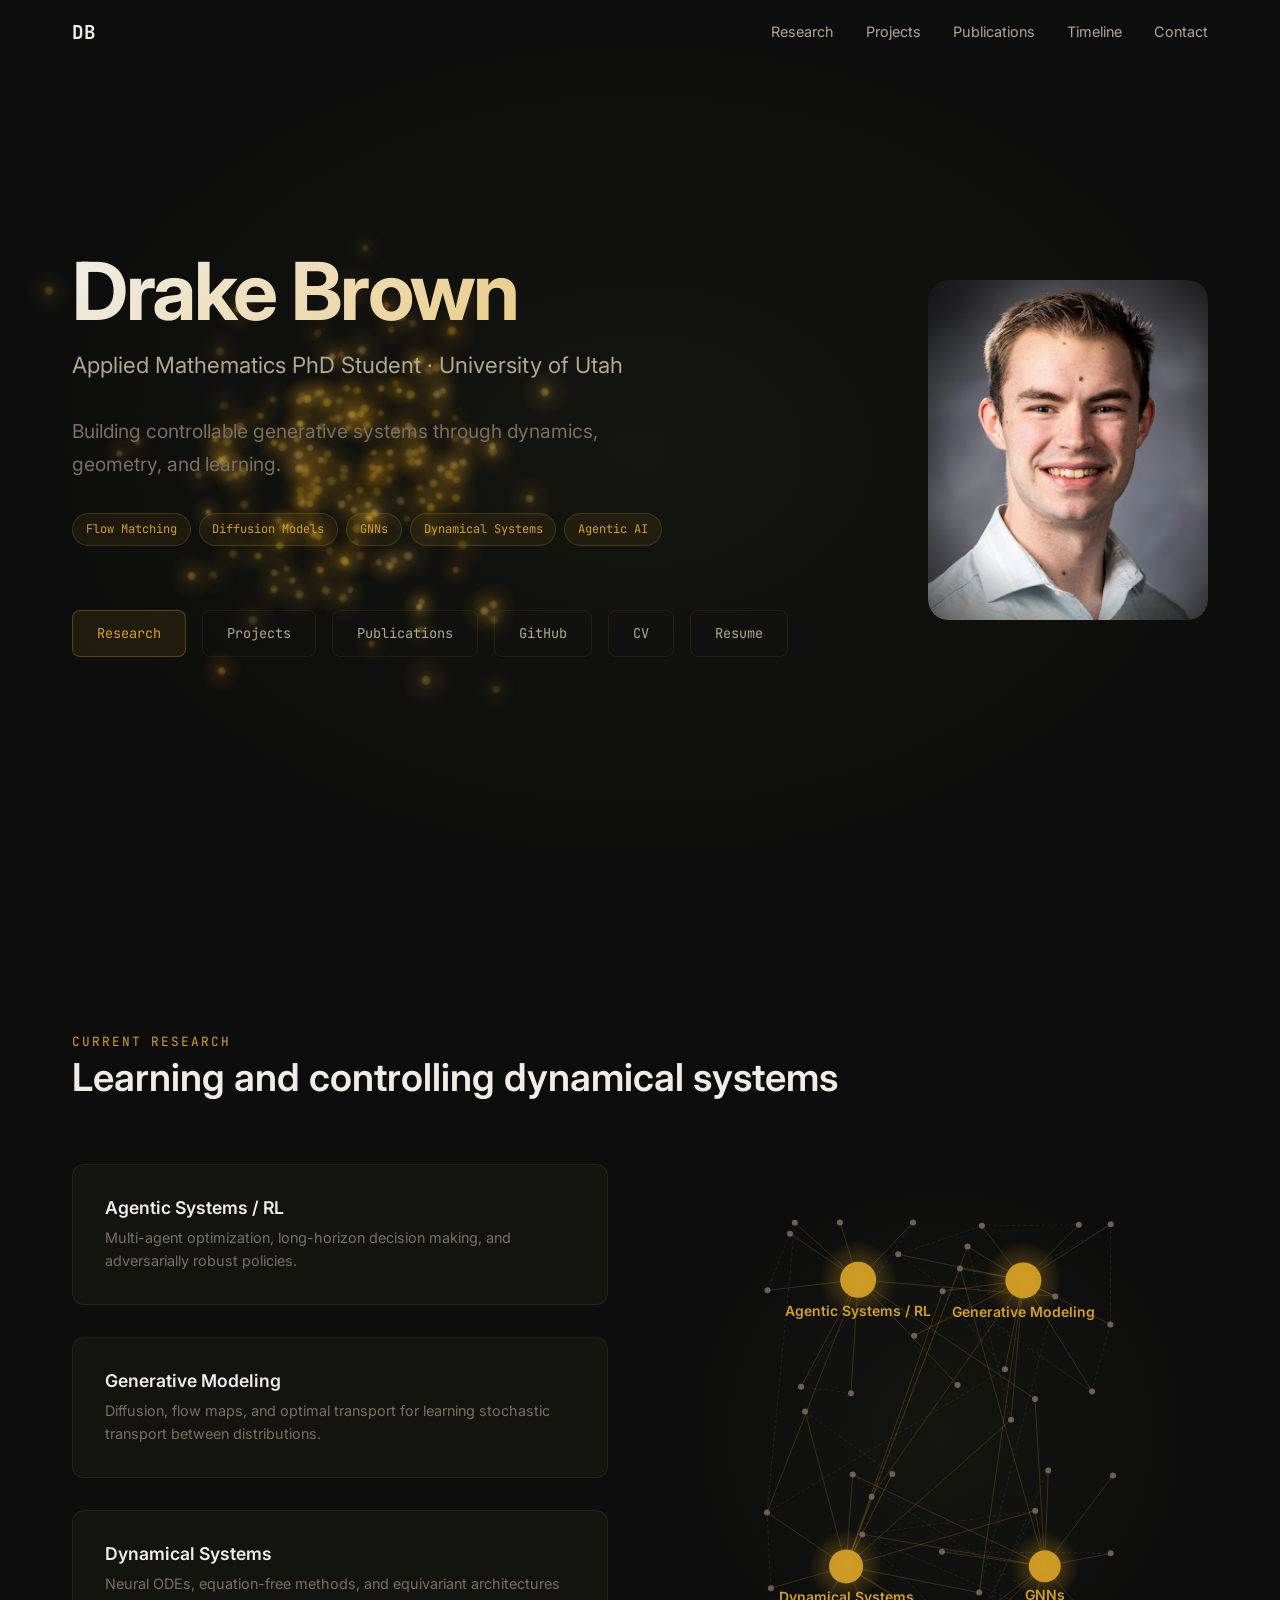
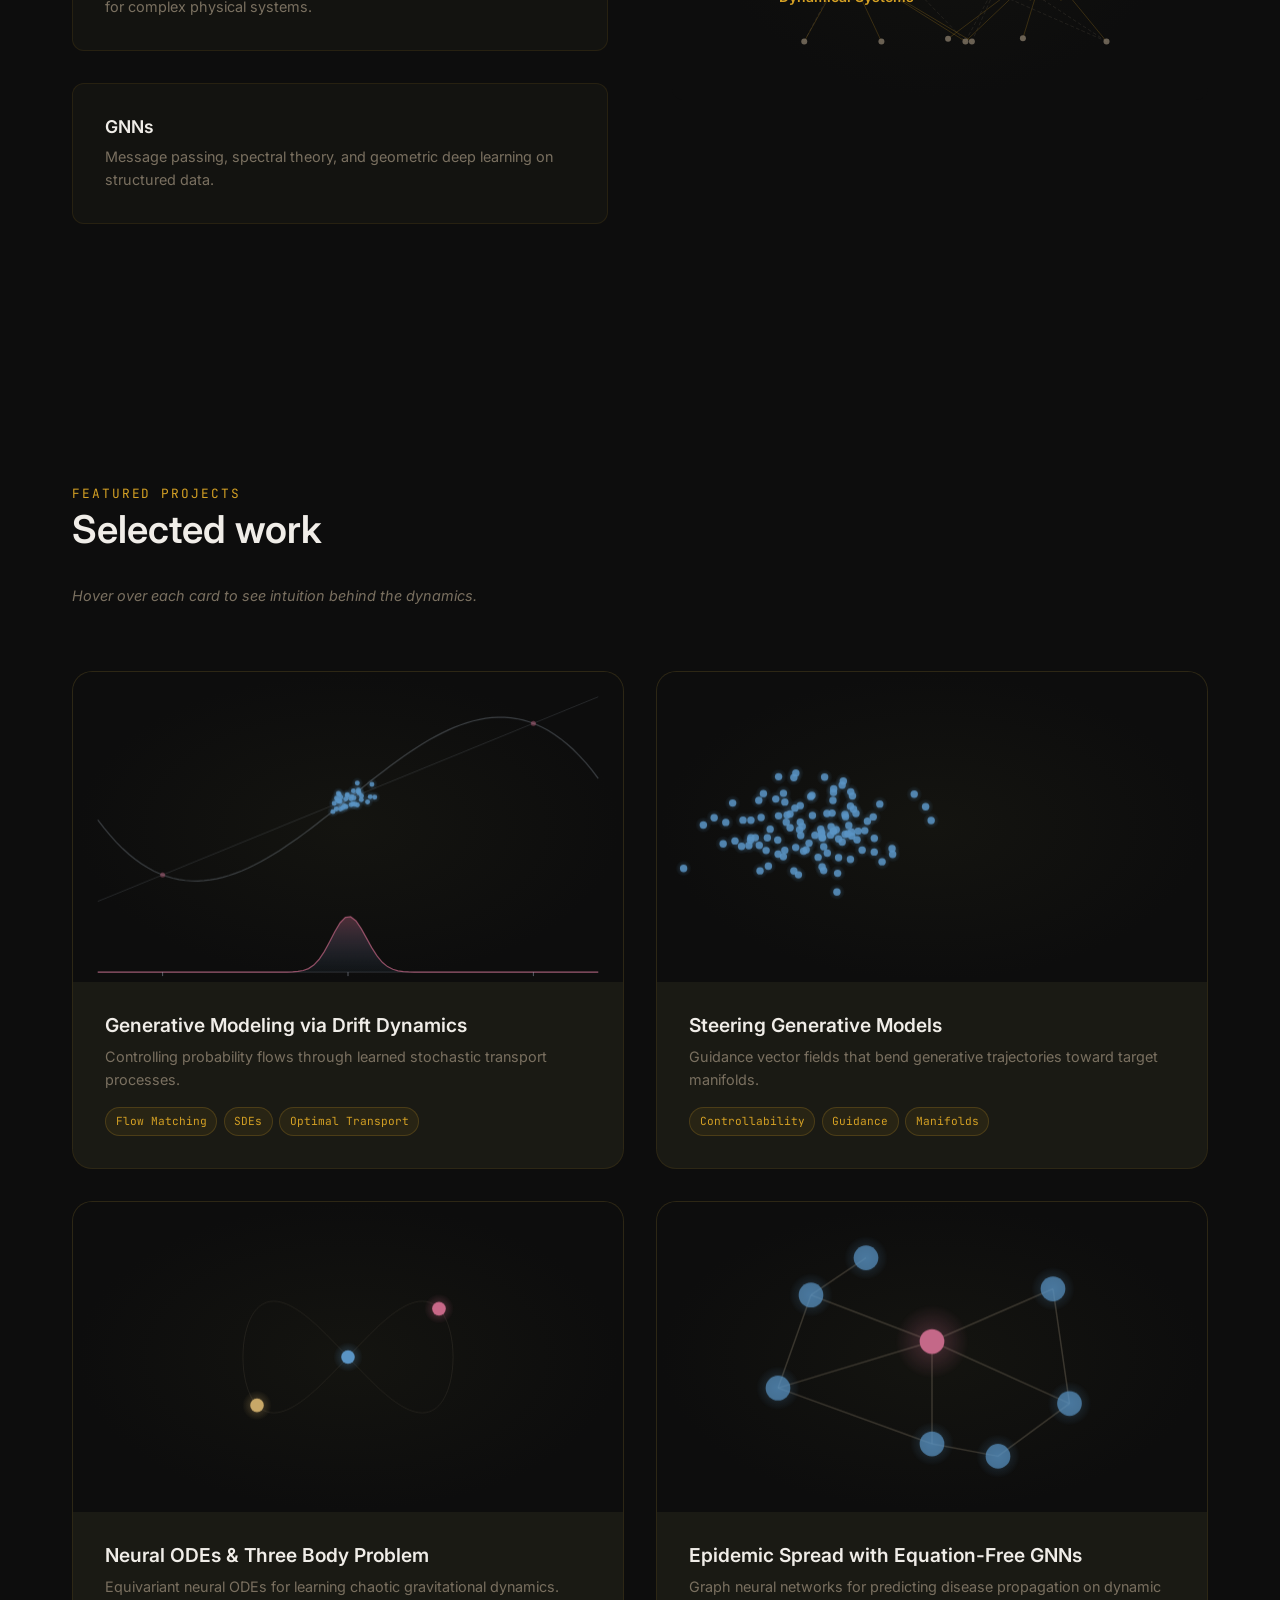
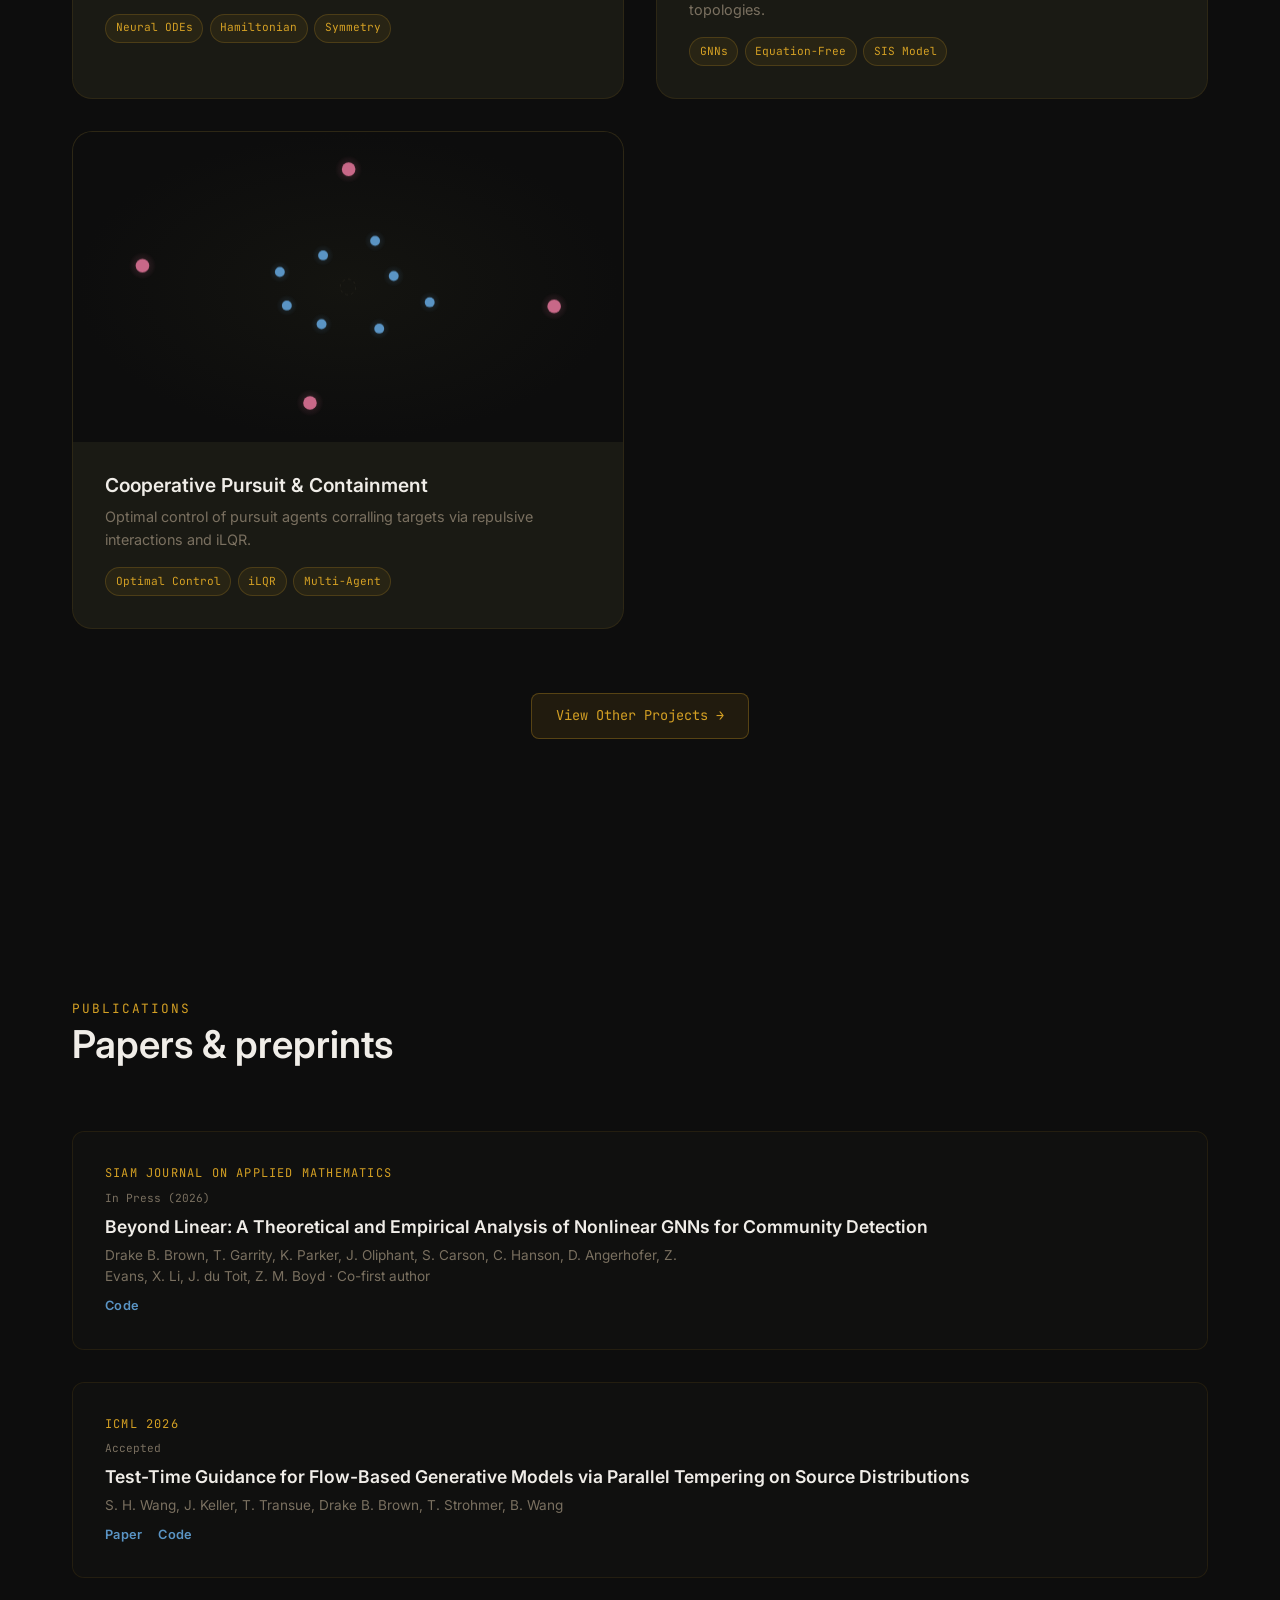
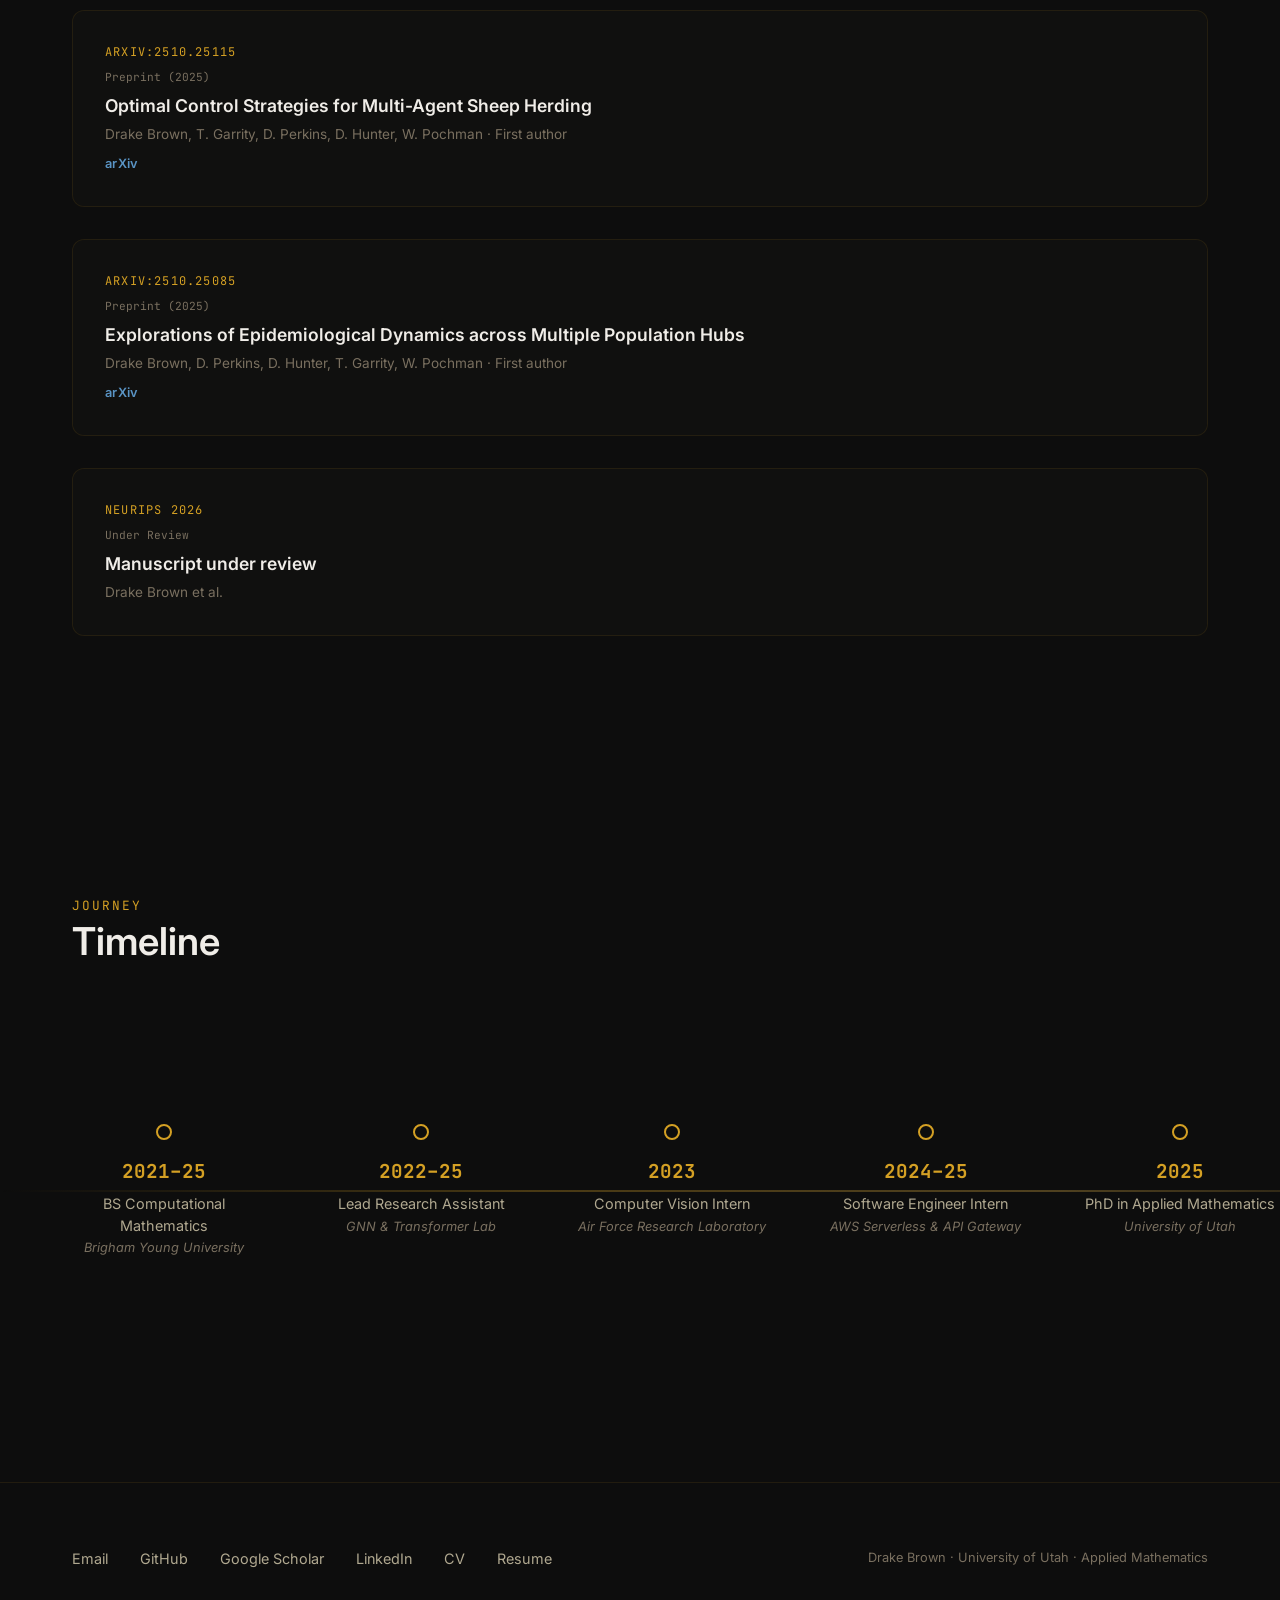
<file: index.html>
<!DOCTYPE html>
<html lang="en">
<head>
  <meta charset="UTF-8">
  <meta name="viewport" content="width=device-width, initial-scale=1.0">
  <title>Drake Brown — Applied Mathematics PhD</title>
  <meta name="description" content="Drake Brown's research portfolio. Applied Mathematics PhD student at the University of Utah, working on generative modeling, dynamical systems, and geometric deep learning.">
  <meta name="keywords" content="Drake Brown, applied mathematics, University of Utah, PhD, generative modeling, diffusion models, flow matching, one-step generators, fixed-point iteration, optimal transport, stochastic differential equations, SDEs, drift dynamics, steering generative models, guidance, parallel tempering, MCMC, reward-guided sampling, controllable generation, neural ODEs, equivariant neural networks, symmetry-preserving learning, Hamiltonian systems, three-body problem, chaotic dynamics, dynamical systems, graph neural networks, GNNs, geometric deep learning, message passing, spectral methods, community detection, equation-free methods, epidemic modeling, SIS model, network epidemiology, agentic AI, multi-agent reinforcement learning, optimal control, iLQR, pursuit-evasion, swarm control, Brigham Young University, AWS, Air Force Research Laboratory, computer vision, transformers, NLP, manifold learning, sentence transformers, game theory">
  <meta property="og:title" content="Drake Brown — Applied Mathematics PhD">
  <meta property="og:description" content="Building controllable generative systems through dynamics, geometry, and learning.">
  <meta property="og:type" content="website">

  <link rel="icon" href="data:image/svg+xml,<svg xmlns='http://www.w3.org/2000/svg' viewBox='0 0 100 100'><text y='.9em' font-size='90'>∂</text></svg>">
  <link rel="preconnect" href="https://fonts.googleapis.com">
  <link rel="preconnect" href="https://fonts.gstatic.com" crossorigin>
  <link href="https://fonts.googleapis.com/css2?family=Inter:wght@300;400;500;600;700&family=JetBrains+Mono:wght@400;500;700&display=swap" rel="stylesheet">
  <link rel="stylesheet" href="css/style.css">
</head>
<body>

  <!-- Navigation -->
  <nav class="site-nav" id="site-nav" aria-label="Main navigation">
    <div class="nav-container">
      <a href="#" class="nav-logo">DB</a>
      <ul class="nav-links">
        <li><a href="#research" class="nav-link">Research</a></li>
        <li><a href="#projects" class="nav-link">Projects</a></li>
        <li><a href="#publications" class="nav-link">Publications</a></li>
        <li><a href="#timeline" class="nav-link">Timeline</a></li>
        <li><a href="#contact" class="nav-link">Contact</a></li>
      </ul>
      <button class="nav-toggle" aria-label="Toggle navigation" aria-expanded="false">
        <span></span><span></span><span></span>
      </button>
    </div>
  </nav>

  <main>

    <!-- ===== SECTION 1: HERO ===== -->
    <section class="hero" id="hero">
      <div class="canvas-placeholder canvas-placeholder--hero" aria-hidden="true">
        <canvas data-canvas-id="hero-particles"></canvas>
      </div>
      <div class="hero-content hero-content--split">
        <div class="hero-text">
          <h1 class="hero-name">Drake Brown</h1>
          <p class="hero-title">Applied Mathematics PhD Student &middot; University of Utah</p>
          <p class="hero-tagline">Building controllable generative systems through dynamics, geometry, and learning.</p>
          <div class="hero-tags">
            <span class="tag">Flow Matching</span>
            <span class="tag">Diffusion Models</span>
            <span class="tag">GNNs</span>
            <span class="tag">Dynamical Systems</span>
            <span class="tag">Agentic AI</span>
          </div>
          <div class="hero-buttons">
            <a href="#research" class="btn btn--primary">Research</a>
            <a href="#projects" class="btn">Projects</a>
            <a href="#publications" class="btn">Publications</a>
            <a href="https://github.com/brownthesr" class="btn" target="_blank" rel="noopener">GitHub</a>
            <a href="CV.pdf" class="btn" target="_blank" rel="noopener">CV</a>
            <a href="Drake_Brown_Resume_2026.docx.pdf" class="btn" target="_blank" rel="noopener">Resume</a>
          </div>
        </div>
        <div class="hero-photo">
          <img src="assets/headshot.jpg" alt="Drake Brown" class="hero-photo__img">
        </div>
      </div>
    </section>

    <!-- ===== SECTION 2: CURRENT RESEARCH ===== -->
    <section id="research" class="reveal">
      <div class="container">
        <span class="section-label">Current Research</span>
        <h2 class="section-title">Learning and controlling dynamical systems</h2>
        <div class="research-grid">
          <div class="research-themes reveal-children">
            <div class="research-item">
              <h3>Agentic Systems / RL</h3>
              <p>Multi-agent optimization, long-horizon decision making, and adversarially robust policies.</p>
            </div>
            <div class="research-item">
              <h3>Generative Modeling</h3>
              <p>Diffusion, flow maps, and optimal transport for learning stochastic transport between distributions.</p>
            </div>
            <div class="research-item">
              <h3>Dynamical Systems</h3>
              <p>Neural ODEs, equation-free methods, and equivariant architectures for complex physical systems.</p>
            </div>
            <div class="research-item">
              <h3>GNNs</h3>
              <p>Message passing, spectral theory, and geometric deep learning on structured data.</p>
            </div>
          </div>
          <div class="research-visual">
            <div class="canvas-placeholder" aria-hidden="true">
              <canvas data-canvas-id="research-manifold"></canvas>
            </div>
          </div>
        </div>
      </div>
    </section>

    <!--
    ===== SECTION 2 (COMPACT TAG-STRIP ALTERNATE — preserved for later) =====
    <section id="research" class="reveal research-strip">
      <div class="container">
        <span class="section-label">Current Research</span>
        <h2 class="section-title">Learning and controlling dynamical systems</h2>
        <div class="research-tags">
          <span class="tag">Agentic Systems / RL</span>
          <span class="tag">Generative Modeling</span>
          <span class="tag">Dynamical Systems</span>
          <span class="tag">GNNs</span>
        </div>
      </div>
    </section>
    -->


    <!-- ===== SECTION 3: FEATURED PROJECTS ===== -->
    <section id="projects" class="reveal">
      <div class="container">
        <span class="section-label">Featured Projects</span>
        <h2 class="section-title">Selected work</h2>
        <p class="section-hint">Hover over each card to see intuition behind the dynamics.</p>
        <div class="projects-grid reveal-children">

          <a href="projects/generative-drift.html" class="project-card">
            <div class="project-card__canvas">
              <div class="canvas-placeholder" aria-hidden="true">
                <canvas data-canvas-id="project-drift"></canvas>
              </div>
            </div>
            <div class="project-card__content">
              <h3 class="project-card__title">Generative Modeling via Drift Dynamics</h3>
              <p class="project-card__subtitle">Controlling probability flows through learned stochastic transport processes.</p>
              <div class="project-card__tags">
                <span class="tag">Flow Matching</span>
                <span class="tag">SDEs</span>
                <span class="tag">Optimal Transport</span>
              </div>
            </div>
          </a>

          <a href="projects/steering.html" class="project-card">
            <div class="project-card__canvas">
              <div class="canvas-placeholder" aria-hidden="true">
                <canvas data-canvas-id="project-steering"></canvas>
              </div>
            </div>
            <div class="project-card__content">
              <h3 class="project-card__title">Steering Generative Models</h3>
              <p class="project-card__subtitle">Guidance vector fields that bend generative trajectories toward target manifolds.</p>
              <div class="project-card__tags">
                <span class="tag">Controllability</span>
                <span class="tag">Guidance</span>
                <span class="tag">Manifolds</span>
              </div>
            </div>
          </a>

          <a href="projects/neural-odes.html" class="project-card">
            <div class="project-card__canvas">
              <div class="canvas-placeholder" aria-hidden="true">
                <canvas data-canvas-id="project-neural-odes"></canvas>
              </div>
            </div>
            <div class="project-card__content">
              <h3 class="project-card__title">Neural ODEs &amp; Three Body Problem</h3>
              <p class="project-card__subtitle">Equivariant neural ODEs for learning chaotic gravitational dynamics.</p>
              <div class="project-card__tags">
                <span class="tag">Neural ODEs</span>
                <span class="tag">Hamiltonian</span>
                <span class="tag">Symmetry</span>
              </div>
            </div>
          </a>

          <a href="projects/epidemic-gnns.html" class="project-card">
            <div class="project-card__canvas">
              <div class="canvas-placeholder" aria-hidden="true">
                <canvas data-canvas-id="project-epidemic"></canvas>
              </div>
            </div>
            <div class="project-card__content">
              <h3 class="project-card__title">Epidemic Spread with Equation-Free GNNs</h3>
              <p class="project-card__subtitle">Graph neural networks for predicting disease propagation on dynamic topologies.</p>
              <div class="project-card__tags">
                <span class="tag">GNNs</span>
                <span class="tag">Equation-Free</span>
                <span class="tag">SIS Model</span>
              </div>
            </div>
          </a>

          <a href="projects/pursuit-containment.html" class="project-card">
            <div class="project-card__canvas">
              <div class="canvas-placeholder" aria-hidden="true">
                <canvas data-canvas-id="project-pursuit"></canvas>
              </div>
            </div>
            <div class="project-card__content">
              <h3 class="project-card__title">Cooperative Pursuit &amp; Containment</h3>
              <p class="project-card__subtitle">Optimal control of pursuit agents corralling targets via repulsive interactions and iLQR.</p>
              <div class="project-card__tags">
                <span class="tag">Optimal Control</span>
                <span class="tag">iLQR</span>
                <span class="tag">Multi-Agent</span>
              </div>
            </div>
          </a>

        </div>
        <div class="projects-more">
          <a href="projects/other-projects.html" class="btn btn--primary">View Other Projects &rarr;</a>
        </div>
      </div>
    </section>

    <!-- ===== SECTION 4: PUBLICATIONS ===== -->
    <section id="publications" class="reveal">
      <div class="container">
        <span class="section-label">Publications</span>
        <h2 class="section-title">Papers &amp; preprints</h2>
        <div class="publications-list reveal-children">

          <!--
          <div class="pub-card">
            <div class="pub-card__venue">ICML 2026</div>
            <div class="pub-card__status">Under Review</div>
            <h3 class="pub-card__title">Steering Generative Models with Drift Dynamics</h3>
            <p class="pub-card__authors">Drake Brown et al.</p>
          </div>
          -->

          <div class="pub-card">
            <div class="pub-card__venue">SIAM Journal on Applied Mathematics</div>
            <div class="pub-card__status">In Press (2026)</div>
            <h3 class="pub-card__title">Beyond Linear: A Theoretical and Empirical Analysis of Nonlinear GNNs for Community Detection</h3>
            <p class="pub-card__authors">Drake B. Brown, T. Garrity, K. Parker, J. Oliphant, S. Carson, C. Hanson, D. Angerhofer, Z. Evans, X. Li, J. du Toit, Z. M. Boyd &middot; Co-first author</p>
            <p class="pub-card__links">
              <a href="https://github.com/brownthesr/Synthetic-Graphs" target="_blank" rel="noopener">Code</a>
            </p>
          </div>

          <div class="pub-card">
            <div class="pub-card__venue">ICML 2026</div>
            <div class="pub-card__status">Accepted</div>
            <h3 class="pub-card__title">Test-Time Guidance for Flow-Based Generative Models via Parallel Tempering on Source Distributions</h3>
            <p class="pub-card__authors">S. H. Wang, J. Keller, T. Transue, Drake B. Brown, T. Strohmer, B. Wang</p>
            <p class="pub-card__links">
              <a href="https://openreview.net/forum?id=5jGcYMUZx1" target="_blank" rel="noopener">Paper</a>
              <a href="https://github.com/Utah-Math-Data-Science/SPT" target="_blank" rel="noopener">Code</a>
            </p>
          </div>

          <div class="pub-card">
            <div class="pub-card__venue">arXiv:2510.25115</div>
            <div class="pub-card__status">Preprint (2025)</div>
            <h3 class="pub-card__title">Optimal Control Strategies for Multi-Agent Sheep Herding</h3>
            <p class="pub-card__authors">Drake Brown, T. Garrity, D. Perkins, D. Hunter, W. Pochman &middot; First author</p>
            <p class="pub-card__links">
              <a href="https://arxiv.org/abs/2510.25115" target="_blank" rel="noopener">arXiv</a>
            </p>
          </div>

          <div class="pub-card">
            <div class="pub-card__venue">arXiv:2510.25085</div>
            <div class="pub-card__status">Preprint (2025)</div>
            <h3 class="pub-card__title">Explorations of Epidemiological Dynamics across Multiple Population Hubs</h3>
            <p class="pub-card__authors">Drake Brown, D. Perkins, D. Hunter, T. Garrity, W. Pochman &middot; First author</p>
            <p class="pub-card__links">
              <a href="https://arxiv.org/abs/2510.25085" target="_blank" rel="noopener">arXiv</a>
            </p>
          </div>

          <div class="pub-card">
            <div class="pub-card__venue">NeurIPS 2026</div>
            <div class="pub-card__status">Under Review</div>
            <h3 class="pub-card__title">Manuscript under review</h3>
            <p class="pub-card__authors">Drake Brown et al.</p>
          </div>

        </div>
      </div>
    </section>

    <!-- ===== SECTION 5: TIMELINE ===== -->
    <section id="timeline" class="reveal">
      <div class="container">
        <span class="section-label">Journey</span>
        <h2 class="section-title">Timeline</h2>
      </div>
      <div class="timeline-container">
        <div class="timeline-track">
          <div class="timeline-node">
            <div class="timeline-node__dot"></div>
            <div class="timeline-node__year">2021–25</div>
            <div class="timeline-node__label">BS Computational Mathematics<br><span class="timeline-node__org">Brigham Young University</span></div>
          </div>
          <div class="timeline-node">
            <div class="timeline-node__dot"></div>
            <div class="timeline-node__year">2022–25</div>
            <div class="timeline-node__label">Lead Research Assistant<br><span class="timeline-node__org">GNN &amp; Transformer Lab</span></div>
          </div>
          <div class="timeline-node">
            <div class="timeline-node__dot"></div>
            <div class="timeline-node__year">2023</div>
            <div class="timeline-node__label">Computer Vision Intern<br><span class="timeline-node__org">Air Force Research Laboratory</span></div>
          </div>
          <div class="timeline-node">
            <div class="timeline-node__dot"></div>
            <div class="timeline-node__year">2024–25</div>
            <div class="timeline-node__label">Software Engineer Intern<br><span class="timeline-node__org">AWS Serverless &amp; API Gateway</span></div>
          </div>
          <div class="timeline-node">
            <div class="timeline-node__dot"></div>
            <div class="timeline-node__year">2025</div>
            <div class="timeline-node__label">PhD in Applied Mathematics<br><span class="timeline-node__org">University of Utah</span></div>
          </div>
          <div class="timeline-node">
            <div class="timeline-node__dot"></div>
            <div class="timeline-node__year">2026</div>
            <div class="timeline-node__label">Applied Scientist Intern<br><span class="timeline-node__org">AWS</span></div>
          </div>
        </div>
      </div>
    </section>

    <!-- ===== SECTION 6: FOOTER ===== -->
    <footer class="site-footer" id="contact">
      <div class="container">
        <div class="footer-content">
          <div class="footer-links">
            <a href="mailto:u1221123@umail.utah.edu" class="footer-link">Email</a>
            <a href="https://github.com/brownthesr" class="footer-link" target="_blank" rel="noopener">GitHub</a>
            <a href="https://scholar.google.com/citations?user=BEqMd74AAAAJ&hl=en" class="footer-link" target="_blank" rel="noopener">Google Scholar</a>
            <a href="https://www.linkedin.com/in/drake-brown-5398b9224" class="footer-link" target="_blank" rel="noopener">LinkedIn</a>
            <a href="CV.pdf" class="footer-link" target="_blank" rel="noopener">CV</a>
            <a href="Drake_Brown_Resume_2026.docx.pdf" class="footer-link" target="_blank" rel="noopener">Resume</a>
          </div>
          <p class="footer-copy">Drake Brown &middot; University of Utah &middot; Applied Mathematics</p>
        </div>
      </div>
    </footer>

  </main>

  <script src="js/main.js"></script>
  <script src="js/hero-particles.js"></script>
  <script src="js/project-epidemic.js"></script>
  <script src="js/project-pursuit.js"></script>
  <script src="js/project-neural-odes.js"></script>
  <script src="js/project-steering.js"></script>
  <script src="js/project-drift.js"></script>
  <script src="js/research-manifold.js"></script>
</body>
</html>
</file>
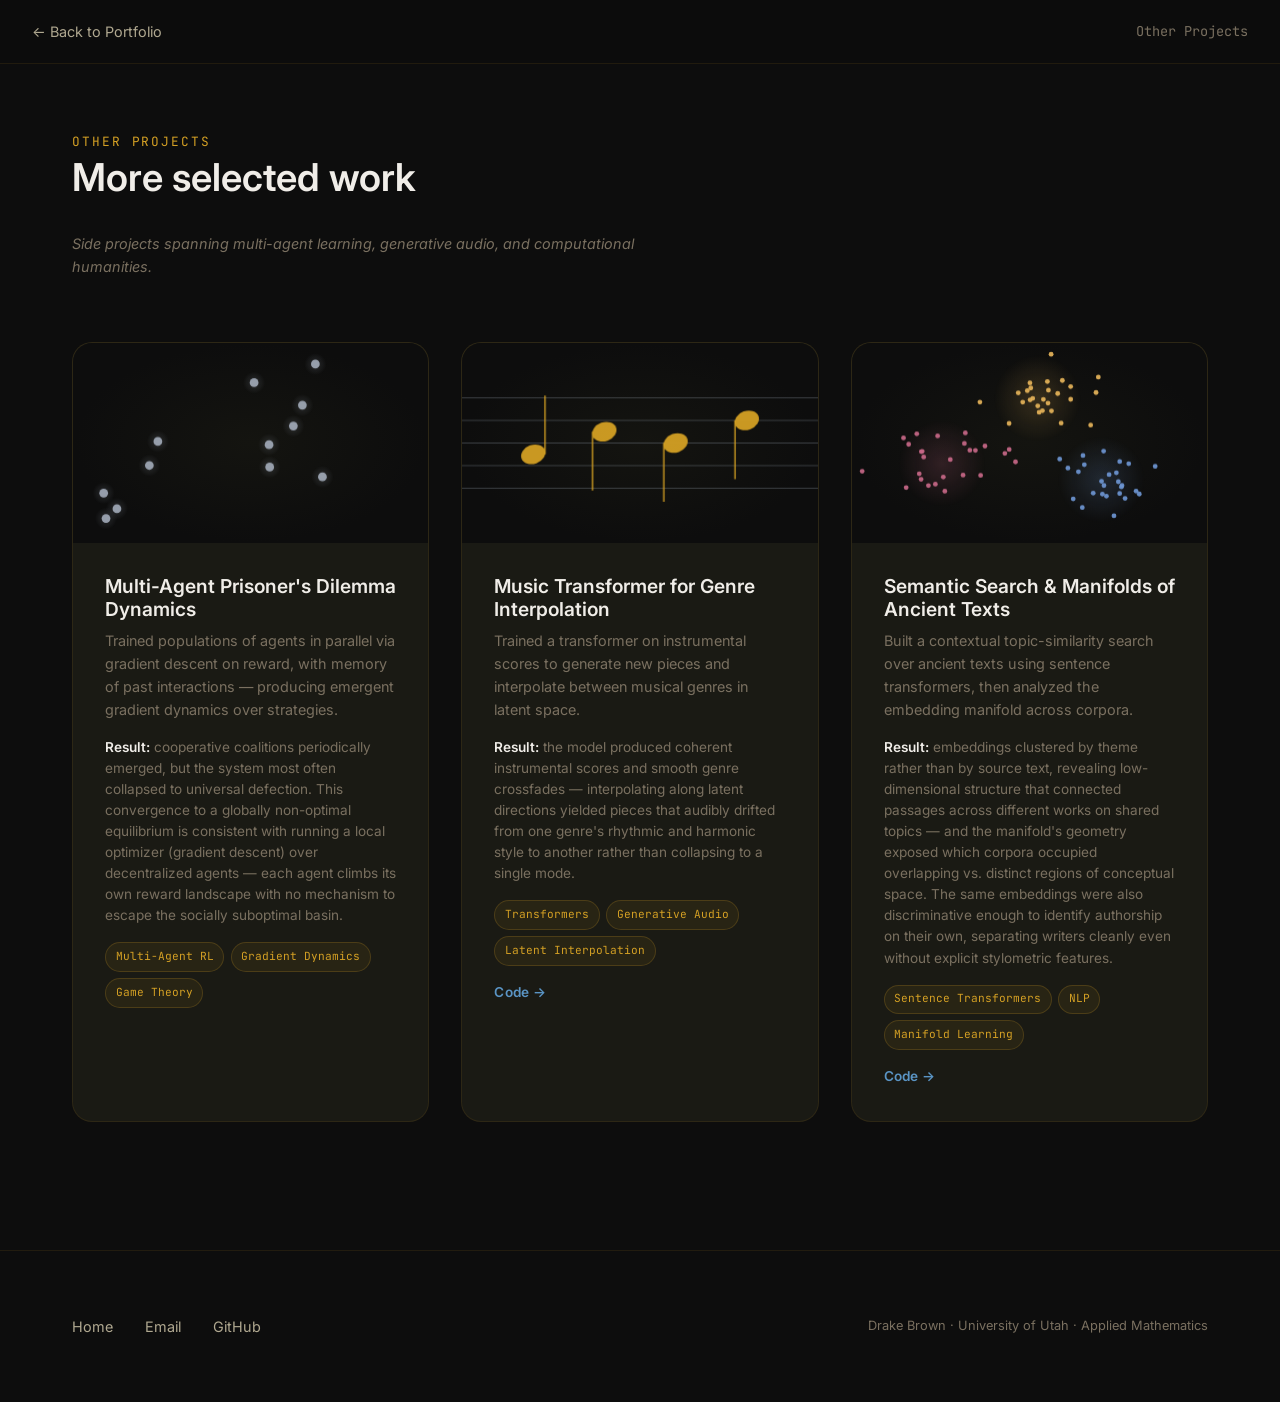
<file: projects/other-projects.html>
<!DOCTYPE html>
<html lang="en">
<head>
  <meta charset="UTF-8">
  <meta name="viewport" content="width=device-width, initial-scale=1.0">
  <title>Other Projects — Drake Brown</title>
  <meta name="description" content="Additional projects by Drake Brown spanning multi-agent reinforcement learning, generative music modeling, and NLP for ancient texts.">
  <link rel="icon" href="data:image/svg+xml,<svg xmlns='http://www.w3.org/2000/svg' viewBox='0 0 100 100'><text y='.9em' font-size='90'>∂</text></svg>">
  <link rel="preconnect" href="https://fonts.googleapis.com">
  <link rel="preconnect" href="https://fonts.gstatic.com" crossorigin>
  <link href="https://fonts.googleapis.com/css2?family=Inter:wght@300;400;500;600;700&family=JetBrains+Mono:wght@400;500;700&display=swap" rel="stylesheet">
  <link rel="stylesheet" href="../css/style.css">
</head>
<body class="project-page">

  <nav class="project-nav">
    <a href="../index.html#projects" class="back-link">&larr; Back to Portfolio</a>
    <span class="project-nav__title">Other Projects</span>
  </nav>

  <main>
    <section id="projects" class="reveal" style="padding-top: var(--space-xl);">
      <div class="container">
        <span class="section-label">Other Projects</span>
        <h2 class="section-title">More selected work</h2>
        <p class="section-hint">Side projects spanning multi-agent learning, generative audio, and computational humanities.</p>
        <div class="projects-grid projects-grid--uniform reveal-children">

          <div class="project-card project-card--static">
            <div class="project-card__canvas">
              <div class="canvas-placeholder" aria-hidden="true">
                <canvas data-canvas-id="project-prisoners"></canvas>
              </div>
            </div>
            <div class="project-card__content">
              <h3 class="project-card__title">Multi-Agent Prisoner's Dilemma Dynamics</h3>
              <p class="project-card__subtitle">Trained populations of agents in parallel via gradient descent on reward, with memory of past interactions — producing emergent gradient dynamics over strategies.</p>
              <p class="project-card__result"><strong>Result:</strong> cooperative coalitions periodically emerged, but the system most often collapsed to universal defection. This convergence to a globally non-optimal equilibrium is consistent with running a local optimizer (gradient descent) over decentralized agents — each agent climbs its own reward landscape with no mechanism to escape the socially suboptimal basin.</p>
              <div class="project-card__tags">
                <span class="tag">Multi-Agent RL</span>
                <span class="tag">Gradient Dynamics</span>
                <span class="tag">Game Theory</span>
              </div>
            </div>
          </div>

          <div class="project-card project-card--static">
            <div class="project-card__canvas">
              <div class="canvas-placeholder" aria-hidden="true">
                <canvas data-canvas-id="project-music"></canvas>
              </div>
            </div>
            <div class="project-card__content">
              <h3 class="project-card__title">Music Transformer for Genre Interpolation</h3>
              <p class="project-card__subtitle">Trained a transformer on instrumental scores to generate new pieces and interpolate between musical genres in latent space.</p>
              <p class="project-card__result"><strong>Result:</strong> the model produced coherent instrumental scores and smooth genre crossfades — interpolating along latent directions yielded pieces that audibly drifted from one genre's rhythmic and harmonic style to another rather than collapsing to a single mode.</p>
              <div class="project-card__tags">
                <span class="tag">Transformers</span>
                <span class="tag">Generative Audio</span>
                <span class="tag">Latent Interpolation</span>
              </div>
              <a href="https://github.com/brownthesr/Music-Interpolation" class="project-card__code" target="_blank" rel="noopener">Code &rarr;</a>
            </div>
          </div>

          <div class="project-card project-card--static">
            <div class="project-card__canvas">
              <div class="canvas-placeholder" aria-hidden="true">
                <canvas data-canvas-id="project-ancient-texts"></canvas>
              </div>
            </div>
            <div class="project-card__content">
              <h3 class="project-card__title">Semantic Search &amp; Manifolds of Ancient Texts</h3>
              <p class="project-card__subtitle">Built a contextual topic-similarity search over ancient texts using sentence transformers, then analyzed the embedding manifold across corpora.</p>
              <p class="project-card__result"><strong>Result:</strong> embeddings clustered by theme rather than by source text, revealing low-dimensional structure that connected passages across different works on shared topics — and the manifold's geometry exposed which corpora occupied overlapping vs. distinct regions of conceptual space. The same embeddings were also discriminative enough to identify authorship on their own, separating writers cleanly even without explicit stylometric features.</p>
              <div class="project-card__tags">
                <span class="tag">Sentence Transformers</span>
                <span class="tag">NLP</span>
                <span class="tag">Manifold Learning</span>
              </div>
              <a href="https://github.com/brownthesr/Exegesis-of-Ancient-Texts" class="project-card__code" target="_blank" rel="noopener">Code &rarr;</a>
            </div>
          </div>

        </div>
      </div>
    </section>
  </main>

  <footer class="site-footer">
    <div class="container">
      <div class="footer-content">
        <div class="footer-links">
          <a href="../index.html" class="footer-link">Home</a>
          <a href="mailto:u1221123@umail.utah.edu" class="footer-link">Email</a>
          <a href="https://github.com/brownthesr" class="footer-link" target="_blank" rel="noopener">GitHub</a>
        </div>
        <p class="footer-copy">Drake Brown &middot; University of Utah &middot; Applied Mathematics</p>
      </div>
    </div>
  </footer>

  <script src="../js/main.js"></script>
  <script src="../js/project-prisoners.js"></script>
  <script src="../js/project-music.js"></script>
  <script src="../js/project-ancient-texts.js"></script>
</body>
</html>
</file>
<file: css/style.css>
/* ============================================
   CUSTOM PROPERTIES
   ============================================ */
:root {
  --bg-primary: #0d0d0d;
  --bg-secondary: #141410;
  --bg-card: #1a1a14;
  --bg-card-hover: #22221a;

  --accent-cyan: #d4a024;
  --accent-blue: #e8b84a;
  --accent-purple: #c48820;
  --accent-glow: rgba(212, 160, 36, 0.15);

  --text-primary: #f0ede8;
  --text-secondary: #b0a890;
  --text-muted: #7a7060;

  --font-heading: 'Inter', -apple-system, BlinkMacSystemFont, sans-serif;
  --font-body: 'Inter', -apple-system, BlinkMacSystemFont, sans-serif;
  --font-mono: 'JetBrains Mono', 'Fira Code', monospace;

  --space-xs: 0.5rem;
  --space-sm: 1rem;
  --space-md: 2rem;
  --space-lg: 4rem;
  --space-xl: 8rem;

  --max-width: 1200px;
  --nav-height: 64px;

  --transition-fast: 150ms ease;
  --transition-base: 300ms ease;
  --transition-slow: 600ms ease;

  --border-subtle: 1px solid rgba(212, 160, 36, 0.1);
  --border-glow: 1px solid rgba(212, 160, 36, 0.3);
  --shadow-glow: 0 0 30px rgba(212, 160, 36, 0.1);
  --radius-sm: 8px;
  --radius-md: 12px;
  --radius-lg: 20px;
}

/* ============================================
   RESET & BASE
   ============================================ */
*, *::before, *::after {
  margin: 0;
  padding: 0;
  box-sizing: border-box;
}

html {
  scroll-behavior: smooth;
  font-size: 16px;
}

body {
  font-family: var(--font-body);
  background: var(--bg-primary);
  color: var(--text-primary);
  line-height: 1.6;
  overflow-x: hidden;
  -webkit-font-smoothing: antialiased;
  -moz-osx-font-smoothing: grayscale;
}

a {
  color: var(--accent-cyan);
  text-decoration: none;
  transition: color var(--transition-fast);
}

a:hover {
  color: var(--accent-blue);
}

a:focus-visible {
  outline: 2px solid var(--accent-cyan);
  outline-offset: 3px;
  border-radius: 3px;
}

img {
  max-width: 100%;
  display: block;
}

ul, ol {
  list-style: none;
}

button {
  font-family: inherit;
  cursor: pointer;
  border: none;
  background: none;
  color: inherit;
}

/* ============================================
   TYPOGRAPHY
   ============================================ */
h1, h2, h3, h4 {
  font-family: var(--font-heading);
  font-weight: 600;
  line-height: 1.2;
  color: var(--text-primary);
}

h1 { font-size: clamp(2.5rem, 5vw, 4rem); }
h2 { font-size: clamp(1.8rem, 3vw, 2.5rem); }
h3 { font-size: clamp(1.2rem, 2vw, 1.5rem); }
h4 { font-size: 1.1rem; }

p {
  color: var(--text-secondary);
  max-width: 65ch;
}

.mono {
  font-family: var(--font-mono);
}

/* ============================================
   LAYOUT
   ============================================ */
.container {
  max-width: var(--max-width);
  margin: 0 auto;
  padding: 0 var(--space-md);
}

section {
  padding: var(--space-xl) 0;
  scroll-margin-top: var(--nav-height);
}

.section-label {
  font-family: var(--font-mono);
  font-size: 0.8rem;
  text-transform: uppercase;
  letter-spacing: 0.15em;
  color: var(--accent-cyan);
  margin-bottom: var(--space-xs);
}

.section-title {
  margin-bottom: var(--space-lg);
}

.section-hint {
  font-size: 0.9rem;
  color: var(--text-muted, rgba(180, 180, 180, 0.7));
  font-style: italic;
  margin-top: calc(-1 * var(--space-md));
  margin-bottom: var(--space-lg);
}

/* ============================================
   NAVIGATION
   ============================================ */
.site-nav {
  position: fixed;
  top: 0;
  left: 0;
  right: 0;
  z-index: 1000;
  height: var(--nav-height);
  transition: background var(--transition-base), box-shadow var(--transition-base);
}

.site-nav.is-scrolled {
  background: rgba(13, 13, 13, 0.9);
  backdrop-filter: blur(12px);
  -webkit-backdrop-filter: blur(12px);
  box-shadow: 0 1px 0 rgba(212, 160, 36, 0.1);
}

.nav-container {
  max-width: var(--max-width);
  margin: 0 auto;
  padding: 0 var(--space-md);
  height: 100%;
  display: flex;
  align-items: center;
  justify-content: space-between;
}

.nav-logo {
  font-family: var(--font-mono);
  font-size: 1.2rem;
  font-weight: 700;
  color: var(--text-primary);
  letter-spacing: -0.02em;
}

.nav-logo:hover {
  color: var(--accent-cyan);
}

.nav-links {
  display: flex;
  gap: var(--space-md);
  align-items: center;
}

.nav-link {
  font-size: 0.9rem;
  color: var(--text-secondary);
  position: relative;
  padding: 0.25rem 0;
}

.nav-link::after {
  content: '';
  position: absolute;
  bottom: -2px;
  left: 0;
  width: 0;
  height: 2px;
  background: var(--accent-cyan);
  transition: width var(--transition-base);
}

.nav-link:hover,
.nav-link.is-active {
  color: var(--text-primary);
}

.nav-link.is-active::after,
.nav-link:hover::after {
  width: 100%;
}

.nav-toggle {
  display: none;
  flex-direction: column;
  gap: 5px;
  padding: 4px;
}

.nav-toggle span {
  display: block;
  width: 24px;
  height: 2px;
  background: var(--text-primary);
  border-radius: 2px;
  transition: transform var(--transition-base), opacity var(--transition-base);
}

.nav-toggle.is-open span:nth-child(1) {
  transform: rotate(45deg) translate(5px, 5px);
}

.nav-toggle.is-open span:nth-child(2) {
  opacity: 0;
}

.nav-toggle.is-open span:nth-child(3) {
  transform: rotate(-45deg) translate(5px, -5px);
}

/* ============================================
   CANVAS PLACEHOLDERS
   ============================================ */
.canvas-placeholder {
  position: relative;
  width: 100%;
  height: 100%;
  min-height: 300px;
  background: radial-gradient(ellipse at center, var(--bg-secondary) 0%, var(--bg-primary) 70%);
  border-radius: var(--radius-md);
  overflow: hidden;
}

.canvas-placeholder::before {
  content: '';
  position: absolute;
  inset: 0;
  background:
    radial-gradient(circle at 30% 40%, rgba(212, 160, 36, 0.04) 0%, transparent 50%),
    radial-gradient(circle at 70% 60%, rgba(180, 140, 30, 0.04) 0%, transparent 50%);
  animation: placeholderPulse 4s ease-in-out infinite alternate;
}

.canvas-placeholder::after {
  content: '';
  position: absolute;
  inset: 0;
  background-image:
    linear-gradient(rgba(180, 140, 30, 0.03) 1px, transparent 1px),
    linear-gradient(90deg, rgba(180, 140, 30, 0.03) 1px, transparent 1px);
  background-size: 40px 40px;
  mask-image: radial-gradient(ellipse at center, black 30%, transparent 70%);
  -webkit-mask-image: radial-gradient(ellipse at center, black 30%, transparent 70%);
}

.canvas-placeholder.canvas-active::before,
.canvas-placeholder.canvas-active::after {
  display: none;
}

.canvas-placeholder canvas {
  position: absolute;
  top: 0;
  left: 0;
  width: 100%;
  height: 100%;
  display: block;
}

.canvas-placeholder--full {
  border-radius: 0;
  min-height: 500px;
}

.canvas-placeholder--hero {
  position: absolute;
  inset: 0;
  min-height: auto;
  border-radius: 0;
}

@keyframes placeholderPulse {
  from { opacity: 0.5; }
  to { opacity: 1; }
}

/* ============================================
   HERO SECTION
   ============================================ */
.hero {
  position: relative;
  min-height: 100vh;
  display: flex;
  align-items: center;
  padding: 0;
  overflow: hidden;
}

.hero .canvas-placeholder--hero {
  z-index: 0;
}

.hero-content {
  position: relative;
  z-index: 1;
  max-width: var(--max-width);
  margin: 0 auto;
  padding: 0 var(--space-md);
  width: 100%;
}

.hero-content--split {
  display: grid;
  grid-template-columns: 1fr auto;
  gap: var(--space-lg);
  align-items: center;
}

.hero-photo {
  flex-shrink: 0;
}

.hero-photo__img {
  width: 280px;
  height: 340px;
  object-fit: cover;
  object-position: center top;
  border-radius: var(--radius-lg);
  mask-image: radial-gradient(ellipse 85% 80% at center, black 50%, transparent 100%);
  -webkit-mask-image: radial-gradient(ellipse 85% 80% at center, black 50%, transparent 100%);
}

.hero-name {
  font-size: clamp(3rem, 7vw, 5rem);
  font-weight: 700;
  letter-spacing: -0.03em;
  margin-bottom: var(--space-xs);
  background: linear-gradient(135deg, var(--text-primary) 0%, var(--accent-blue) 100%);
  -webkit-background-clip: text;
  -webkit-text-fill-color: transparent;
  background-clip: text;
}

.hero-title {
  font-size: clamp(1.1rem, 2vw, 1.4rem);
  color: var(--text-secondary);
  font-weight: 400;
  margin-bottom: var(--space-md);
}

.hero-tagline {
  font-size: clamp(1rem, 1.5vw, 1.2rem);
  color: var(--text-muted);
  max-width: 50ch;
  margin-bottom: var(--space-md);
  line-height: 1.7;
}

.hero-tags {
  display: flex;
  flex-wrap: wrap;
  gap: var(--space-xs);
  margin-bottom: var(--space-lg);
}

.tag {
  font-family: var(--font-mono);
  font-size: 0.75rem;
  padding: 0.4rem 0.8rem;
  border-radius: 100px;
  background: rgba(212, 160, 36, 0.08);
  border: 1px solid rgba(212, 160, 36, 0.2);
  color: var(--accent-cyan);
  white-space: nowrap;
}

.hero-buttons {
  display: flex;
  flex-wrap: wrap;
  gap: var(--space-sm);
}

.btn {
  font-family: var(--font-mono);
  font-size: 0.85rem;
  padding: 0.7rem 1.5rem;
  border-radius: var(--radius-sm);
  border: var(--border-subtle);
  color: var(--text-secondary);
  transition: all var(--transition-base);
  display: inline-flex;
  align-items: center;
  gap: 0.5rem;
}

.btn:hover {
  border-color: var(--accent-cyan);
  color: var(--accent-cyan);
  box-shadow: var(--shadow-glow);
  transform: translateY(-1px);
}

.btn--primary {
  background: rgba(212, 160, 36, 0.1);
  border-color: rgba(212, 160, 36, 0.3);
  color: var(--accent-cyan);
}

/* ============================================
   RESEARCH SECTION
   ============================================ */
.research-grid {
  display: grid;
  grid-template-columns: 1fr 1fr;
  gap: var(--space-lg);
  align-items: start;
}

.research-strip {
  padding-top: var(--space-lg);
  padding-bottom: var(--space-lg);
}

.research-tags {
  display: flex;
  flex-wrap: wrap;
  gap: var(--space-sm);
  margin-top: var(--space-sm);
  align-content: flex-start;
  align-self: center;
}

.research-tags .tag {
  font-size: 0.95rem;
  padding: 0.4em 0.9em;
}

.research-themes {
  display: flex;
  flex-direction: column;
  gap: var(--space-md);
}

.research-item {
  padding: var(--space-md);
  border-radius: var(--radius-md);
  border: var(--border-subtle);
  background: rgba(26, 26, 20, 0.5);
  transition: all var(--transition-base);
}

.research-item:hover {
  border-color: rgba(212, 160, 36, 0.2);
  background: rgba(26, 26, 20, 0.7);
  transform: translateX(4px);
}

.research-item h3 {
  margin-bottom: var(--space-xs);
  font-size: 1.1rem;
}

.research-item p {
  font-size: 0.9rem;
  color: var(--text-muted);
}

.research-visual {
  position: sticky;
  top: calc(var(--nav-height) + var(--space-md));
}

.research-visual .canvas-placeholder {
  aspect-ratio: 1;
  min-height: auto;
}

/* ============================================
   PROJECTS SECTION
   ============================================ */
.projects-grid {
  display: grid;
  grid-template-columns: repeat(2, 1fr);
  gap: var(--space-md);
}

.project-card {
  display: block;
  border-radius: var(--radius-lg);
  border: var(--border-subtle);
  background: var(--bg-card);
  overflow: hidden;
  transition: all var(--transition-base);
  color: inherit;
}

.project-card:hover {
  border-color: rgba(212, 160, 36, 0.3);
  transform: translateY(-4px);
  box-shadow: 0 20px 60px rgba(0, 0, 0, 0.4), var(--shadow-glow);
}

.project-card__canvas {
  aspect-ratio: 16 / 9;
  overflow: hidden;
}

.project-card__canvas .canvas-placeholder {
  min-height: auto;
  height: 100%;
  border-radius: 0;
}

.project-card__content {
  padding: var(--space-md);
}

.project-card__title {
  font-size: 1.2rem;
  margin-bottom: var(--space-xs);
  color: var(--text-primary);
}

.project-card__subtitle {
  font-size: 0.9rem;
  color: var(--text-muted);
  margin-bottom: var(--space-sm);
}

.project-card__tags {
  display: flex;
  flex-wrap: wrap;
  gap: 0.4rem;
}

.project-card__tags .tag {
  font-size: 0.7rem;
  padding: 0.3rem 0.6rem;
}

.projects-more {
  display: flex;
  justify-content: center;
  margin-top: var(--space-lg);
}

.projects-grid--uniform {
  grid-template-columns: repeat(3, 1fr);
}

.projects-grid--uniform .project-card:first-child {
  grid-column: auto;
}

.project-card--static {
  cursor: default;
}

.project-card--static:hover {
  border-color: var(--border-color, rgba(255, 255, 255, 0.08));
  transform: none;
  box-shadow: none;
}

.project-card__result {
  font-size: 0.85rem;
  color: var(--text-muted);
  margin-top: var(--space-sm);
  margin-bottom: var(--space-sm);
  line-height: 1.55;
}

.project-card__result strong {
  color: var(--text-primary);
  font-weight: 600;
}

.project-card__code {
  display: inline-block;
  margin-top: var(--space-sm);
  font-size: 0.85rem;
  font-weight: 600;
  color: var(--accent, #5a94c4);
  text-decoration: none;
  letter-spacing: 0.02em;
}

.project-card__code:hover {
  text-decoration: underline;
}

@media (max-width: 900px) {
  .projects-grid--uniform {
    grid-template-columns: 1fr;
  }
}

/* ============================================
   PUBLICATIONS SECTION
   ============================================ */
.publications-list {
  display: flex;
  flex-direction: column;
  gap: var(--space-md);
}

.pub-card {
  padding: var(--space-md);
  border-radius: var(--radius-md);
  border: var(--border-subtle);
  background: rgba(26, 26, 20, 0.3);
  transition: all var(--transition-base);
}

.pub-card:hover {
  border-color: rgba(212, 160, 36, 0.2);
  background: rgba(26, 26, 20, 0.5);
}

.pub-card__venue {
  font-family: var(--font-mono);
  font-size: 0.75rem;
  color: var(--accent-cyan);
  text-transform: uppercase;
  letter-spacing: 0.1em;
  margin-bottom: 0.4rem;
}

.pub-card__status {
  font-family: var(--font-mono);
  font-size: 0.7rem;
  color: var(--text-muted);
  margin-bottom: var(--space-xs);
}

.pub-card__title {
  font-size: 1.1rem;
  color: var(--text-primary);
  margin-bottom: var(--space-xs);
}

.pub-card__authors {
  font-size: 0.85rem;
  color: var(--text-muted);
}

.pub-card__links {
  margin-top: var(--space-xs);
  display: flex;
  gap: var(--space-sm);
  flex-wrap: wrap;
}

.pub-card__links a {
  font-size: 0.8rem;
  font-weight: 600;
  color: var(--accent, #5a94c4);
  text-decoration: none;
  letter-spacing: 0.02em;
}

.pub-card__links a:hover {
  text-decoration: underline;
}

/* ============================================
   TIMELINE SECTION
   ============================================ */
.timeline-container {
  position: relative;
  overflow-x: auto;
  padding: var(--space-lg) 0;
  -ms-overflow-style: none;
  scrollbar-width: none;
}

.timeline-container::-webkit-scrollbar {
  display: none;
}

.timeline-track {
  display: flex;
  gap: 0;
  min-width: max-content;
  position: relative;
  padding: 0 var(--space-md);
}

.timeline-track::before {
  content: '';
  position: absolute;
  top: 50%;
  left: 0;
  right: 0;
  height: 2px;
  background: linear-gradient(90deg, transparent, rgba(212, 160, 36, 0.3), rgba(232, 184, 74, 0.3), transparent);
  transform: translateY(-50%);
}

.timeline-node {
  position: relative;
  display: flex;
  flex-direction: column;
  align-items: center;
  min-width: 250px;
  padding: var(--space-md);
  text-align: center;
}

.timeline-node__dot {
  width: 16px;
  height: 16px;
  border-radius: 50%;
  background: var(--bg-primary);
  border: 2px solid var(--accent-cyan);
  position: relative;
  z-index: 1;
  margin-bottom: var(--space-sm);
  transition: all var(--transition-base);
}

.timeline-node:hover .timeline-node__dot {
  background: var(--accent-cyan);
  box-shadow: 0 0 20px rgba(212, 160, 36, 0.4);
}

.timeline-node__year {
  font-family: var(--font-mono);
  font-size: 1.2rem;
  font-weight: 700;
  color: var(--accent-cyan);
  margin-bottom: 0.4rem;
}

.timeline-node__label {
  font-size: 0.9rem;
  color: var(--text-secondary);
  max-width: 200px;
  line-height: 1.5;
}

.timeline-node__org {
  font-size: 0.8rem;
  color: var(--text-muted);
  font-style: italic;
}

/* ============================================
   FOOTER
   ============================================ */
.site-footer {
  padding: var(--space-lg) 0;
  border-top: var(--border-subtle);
}

.footer-content {
  display: flex;
  justify-content: space-between;
  align-items: center;
  flex-wrap: wrap;
  gap: var(--space-md);
}

.footer-links {
  display: flex;
  gap: var(--space-md);
}

.footer-link {
  font-size: 0.9rem;
  color: var(--text-secondary);
}

.footer-link:hover {
  color: var(--accent-cyan);
}

.footer-copy {
  font-size: 0.8rem;
  color: var(--text-muted);
}

/* ============================================
   PROJECT DETAIL PAGES
   ============================================ */
.project-nav {
  position: fixed;
  top: 0;
  left: 0;
  right: 0;
  z-index: 1000;
  height: var(--nav-height);
  display: flex;
  align-items: center;
  padding: 0 var(--space-md);
  background: rgba(13, 13, 13, 0.9);
  backdrop-filter: blur(12px);
  -webkit-backdrop-filter: blur(12px);
  border-bottom: var(--border-subtle);
}

.back-link {
  font-size: 0.9rem;
  color: var(--text-secondary);
  display: flex;
  align-items: center;
  gap: 0.5rem;
}

.back-link:hover {
  color: var(--accent-cyan);
}

.project-nav__title {
  margin-left: auto;
  font-family: var(--font-mono);
  font-size: 0.85rem;
  color: var(--text-muted);
}

.project-hero {
  position: relative;
  min-height: 60vh;
  display: flex;
  align-items: flex-end;
  padding-top: var(--nav-height);
}

.project-hero .canvas-placeholder--full {
  position: absolute;
  inset: 0;
  min-height: auto;
}

.project-hero__overlay {
  position: relative;
  z-index: 1;
  padding: var(--space-lg) var(--space-md);
  max-width: var(--max-width);
  margin: 0 auto;
  width: 100%;
  background: linear-gradient(to top, var(--bg-primary) 0%, transparent 100%);
}

.project-hero__overlay h1 {
  margin-bottom: var(--space-xs);
}

.project-hero__tagline {
  font-size: 1.1rem;
  color: var(--text-secondary);
}

.project-section {
  padding: var(--space-xl) 0;
}

.project-section__grid {
  display: grid;
  grid-template-columns: 1fr 1fr;
  gap: var(--space-lg);
  max-width: var(--max-width);
  margin: 0 auto;
  padding: 0 var(--space-md);
  align-items: center;
}

.project-section__text h2 {
  margin-bottom: var(--space-sm);
}

.project-section__text p {
  margin-bottom: var(--space-sm);
  color: var(--text-secondary);
  line-height: 1.8;
}

.project-section__visual .canvas-placeholder {
  aspect-ratio: 4/3;
  min-height: auto;
}

.section-video {
  width: 100%;
  aspect-ratio: 4/3;
  object-fit: contain;
  border-radius: var(--radius-md);
  background: var(--bg-primary);
}

.pipeline-diagram {
  width: 100%;
  height: auto;
  max-width: 520px;
  margin: 0 auto;
  display: block;
}

.results-description {
  color: var(--text-secondary);
  margin-bottom: var(--space-md);
  line-height: 1.8;
}

/* Equation card */
.equation-card {
  max-width: var(--max-width);
  margin: 0 auto;
  padding: 0 var(--space-md);
}

.equation-card__inner {
  background: var(--bg-card);
  border: var(--border-subtle);
  border-radius: var(--radius-lg);
  padding: var(--space-lg);
  display: grid;
  grid-template-columns: 1fr 1fr;
  gap: var(--space-lg);
  align-items: center;
}

.equation-card__canvas .canvas-placeholder {
  aspect-ratio: 1;
  min-height: auto;
}

.equation-card__content h2 {
  margin-bottom: var(--space-md);
}

.equation-card__note {
  margin-top: var(--space-md);
  font-size: 0.72rem;
  line-height: 1.4;
  color: var(--text-muted);
  opacity: 0.65;
  font-style: italic;
  letter-spacing: 0.01em;
}

.equation-block {
  font-family: var(--font-mono);
  font-size: 0.9rem;
  color: var(--accent-cyan);
  background: rgba(212, 160, 36, 0.05);
  border: 1px solid rgba(212, 160, 36, 0.1);
  border-radius: var(--radius-sm);
  padding: var(--space-sm);
  margin-bottom: var(--space-sm);
  overflow-x: auto;
}

/* Results section */
.results-container {
  max-width: var(--max-width);
  margin: 0 auto;
  padding: 0 var(--space-md);
}

.results-container h2 {
  margin-bottom: var(--space-md);
}

.results-comparison .canvas-placeholder {
  aspect-ratio: 2/1;
  min-height: auto;
  margin-bottom: var(--space-md);
}

.steering-figure {
  margin: var(--space-md) 0 var(--space-lg);
}

.steering-grid {
  display: grid;
  grid-template-columns: 1fr 1fr;
  gap: var(--space-sm);
  align-items: center;
}

.steering-col-label {
  font-size: 0.9rem;
  font-weight: 600;
  text-align: center;
  color: var(--text-secondary, #b0a890);
  letter-spacing: 0.03em;
  text-transform: uppercase;
}

.steering-img {
  width: 100%;
  height: auto;
  border-radius: var(--radius-md);
  display: block;
}

.steering-figure--plot {
  max-width: 600px;
  margin-left: auto;
  margin-right: auto;
}

.steering-plot {
  width: 100%;
  height: auto;
  display: block;
  border-radius: var(--radius-md);
  background: rgba(255, 255, 255, 0.02);
  padding: var(--space-sm);
}

.steering-figure figcaption {
  margin-top: var(--space-sm);
  text-align: center;
  font-size: 0.85rem;
  line-height: 1.5;
}

.slider-controls {
  display: flex;
  flex-direction: column;
  gap: var(--space-sm);
}

.slider-group {
  display: flex;
  align-items: center;
  gap: var(--space-sm);
}

.slider-group label {
  font-family: var(--font-mono);
  font-size: 0.8rem;
  color: var(--text-muted);
  min-width: 120px;
}

.slider-group input[type="range"] {
  flex: 1;
  height: 4px;
  -webkit-appearance: none;
  appearance: none;
  background: rgba(212, 160, 36, 0.2);
  border-radius: 2px;
  outline: none;
}

.slider-group input[type="range"]::-webkit-slider-thumb {
  -webkit-appearance: none;
  appearance: none;
  width: 16px;
  height: 16px;
  border-radius: 50%;
  background: var(--accent-cyan);
  cursor: pointer;
  box-shadow: 0 0 10px rgba(212, 160, 36, 0.4);
}

/* Impact section */
.impact-container {
  max-width: var(--max-width);
  margin: 0 auto;
  padding: 0 var(--space-md);
}

.impact-container h2 {
  margin-bottom: var(--space-md);
}

.impact-grid {
  display: grid;
  grid-template-columns: repeat(auto-fit, minmax(200px, 1fr));
  gap: var(--space-sm);
}

.impact-item {
  padding: var(--space-sm) var(--space-md);
  border-radius: var(--radius-sm);
  border: var(--border-subtle);
  background: rgba(26, 26, 20, 0.3);
  font-size: 0.9rem;
  color: var(--text-secondary);
}

/* Links section */
.links-container {
  max-width: var(--max-width);
  margin: 0 auto;
  padding: 0 var(--space-md);
}

.links-container h2 {
  margin-bottom: var(--space-md);
}

.link-grid {
  display: flex;
  flex-wrap: wrap;
  gap: var(--space-sm);
}

.link-card {
  padding: 0.8rem 1.5rem;
  border-radius: var(--radius-sm);
  border: var(--border-subtle);
  background: rgba(26, 26, 20, 0.3);
  color: var(--text-secondary);
  font-family: var(--font-mono);
  font-size: 0.85rem;
  transition: all var(--transition-base);
}

.link-card:hover {
  border-color: var(--accent-cyan);
  color: var(--accent-cyan);
  box-shadow: var(--shadow-glow);
}

.link-card--disabled {
  opacity: 0.55;
  font-style: italic;
  cursor: default;
}

.link-card--disabled:hover {
  border-color: var(--border-subtle, rgba(255,255,255,0.1));
  color: var(--text-secondary);
  box-shadow: none;
}

/* ============================================
   SECTION REVEAL ANIMATIONS
   ============================================ */
.reveal {
  opacity: 0;
  transform: translateY(30px);
  transition: opacity var(--transition-slow), transform var(--transition-slow);
}

.reveal.is-visible {
  opacity: 1;
  transform: translateY(0);
}

.reveal-children > * {
  opacity: 0;
  transform: translateY(20px);
  transition: opacity var(--transition-slow), transform var(--transition-slow);
}

.reveal-children.is-visible > * {
  opacity: 1;
  transform: translateY(0);
}

.reveal-children.is-visible > *:nth-child(1) { transition-delay: 0ms; }
.reveal-children.is-visible > *:nth-child(2) { transition-delay: 100ms; }
.reveal-children.is-visible > *:nth-child(3) { transition-delay: 200ms; }
.reveal-children.is-visible > *:nth-child(4) { transition-delay: 300ms; }
.reveal-children.is-visible > *:nth-child(5) { transition-delay: 400ms; }

/* ============================================
   RESPONSIVE — TABLET (1024px)
   ============================================ */
@media (max-width: 1024px) {
  .research-grid {
    grid-template-columns: 1fr;
  }

  .research-visual {
    position: relative;
    top: auto;
  }

  .projects-grid {
    grid-template-columns: 1fr;
  }

  .equation-card__inner {
    grid-template-columns: 1fr;
  }

  .project-section__grid {
    grid-template-columns: 1fr;
  }
}

/* ============================================
   RESPONSIVE — TABLET PORTRAIT (768px)
   ============================================ */
@media (max-width: 768px) {
  .nav-links {
    position: fixed;
    top: var(--nav-height);
    left: 0;
    right: 0;
    bottom: 0;
    background: rgba(13, 13, 13, 0.98);
    backdrop-filter: blur(12px);
    -webkit-backdrop-filter: blur(12px);
    flex-direction: column;
    align-items: center;
    justify-content: center;
    gap: var(--space-lg);
    opacity: 0;
    pointer-events: none;
    transition: opacity var(--transition-base);
  }

  .nav-links.is-open {
    opacity: 1;
    pointer-events: all;
  }

  .nav-toggle {
    display: flex;
  }

  .nav-link {
    font-size: 1.2rem;
  }

  .hero-content--split {
    grid-template-columns: 1fr;
    text-align: center;
  }

  .hero-photo {
    order: -1;
    justify-self: center;
  }

  .hero-photo__img {
    width: 200px;
    height: 240px;
  }

  .hero-tags {
    justify-content: center;
  }

  .hero-buttons {
    justify-content: center;
  }

  .hero-name {
    font-size: clamp(2.2rem, 8vw, 3.5rem);
  }

  .timeline-node {
    min-width: 200px;
  }

  .footer-content {
    flex-direction: column;
    text-align: center;
  }
}

/* ============================================
   RESPONSIVE — MOBILE (480px)
   ============================================ */
@media (max-width: 480px) {
  :root {
    --space-md: 1.5rem;
    --space-lg: 2.5rem;
    --space-xl: 5rem;
  }

  .canvas-placeholder {
    min-height: 200px;
  }

  .hero-buttons {
    flex-direction: column;
  }

  .btn {
    width: 100%;
    justify-content: center;
  }

  .project-card__canvas {
    aspect-ratio: 3/2;
  }

  .timeline-node {
    min-width: 160px;
  }
}

/* ============================================
   REDUCED MOTION
   ============================================ */
@media (prefers-reduced-motion: reduce) {
  html {
    scroll-behavior: auto;
  }

  .canvas-placeholder::before {
    animation: none;
  }

  .reveal {
    opacity: 1;
    transform: none;
    transition: none;
  }

  .reveal-children > * {
    opacity: 1;
    transform: none;
    transition: none;
  }

  .project-card:hover {
    transform: none;
  }

  .btn:hover {
    transform: none;
  }
}

/* ============================================
   THEMED FIGURE (recolor white-bg media)
   ============================================ */
.results-figure {
  display: flex;
  flex-direction: column;
  align-items: center;
  gap: var(--space-sm);
  padding: var(--space-md);
  background: var(--bg-card);
  border: var(--border-subtle);
  border-radius: var(--radius-md);
  box-shadow: var(--shadow-glow);
}

.results-figure figcaption {
  color: var(--text-muted);
  font-size: 0.9rem;
  text-align: center;
  max-width: 60ch;
}

.themed-figure {
  max-width: 100%;
  height: auto;
  border-radius: var(--radius-sm);
  background: var(--bg-primary);
  display: block;
  filter: invert(0.92) hue-rotate(180deg) saturate(1.1) sepia(0.35) hue-rotate(-15deg) brightness(0.95);
  mix-blend-mode: screen;
}

.orbit-figure {
  margin: 0;
}

.orbit-figure__caption {
  text-align: center;
  margin-top: var(--space-sm);
  font-size: 0.85rem;
  color: var(--text-secondary);
  font-style: italic;
}

.orbit-figure__hint {
  font-size: 0.75rem;
  color: var(--text-muted);
  font-style: normal;
  margin-left: 0.4em;
}

.three-body-svg,
.invariants-svg {
  width: 100%;
  height: auto;
  max-height: 360px;
  display: block;
  background: var(--bg-card);
  border: var(--border-subtle);
  border-radius: var(--radius-md);
  padding: var(--space-sm);
  box-shadow: var(--shadow-glow);
}
</file>
